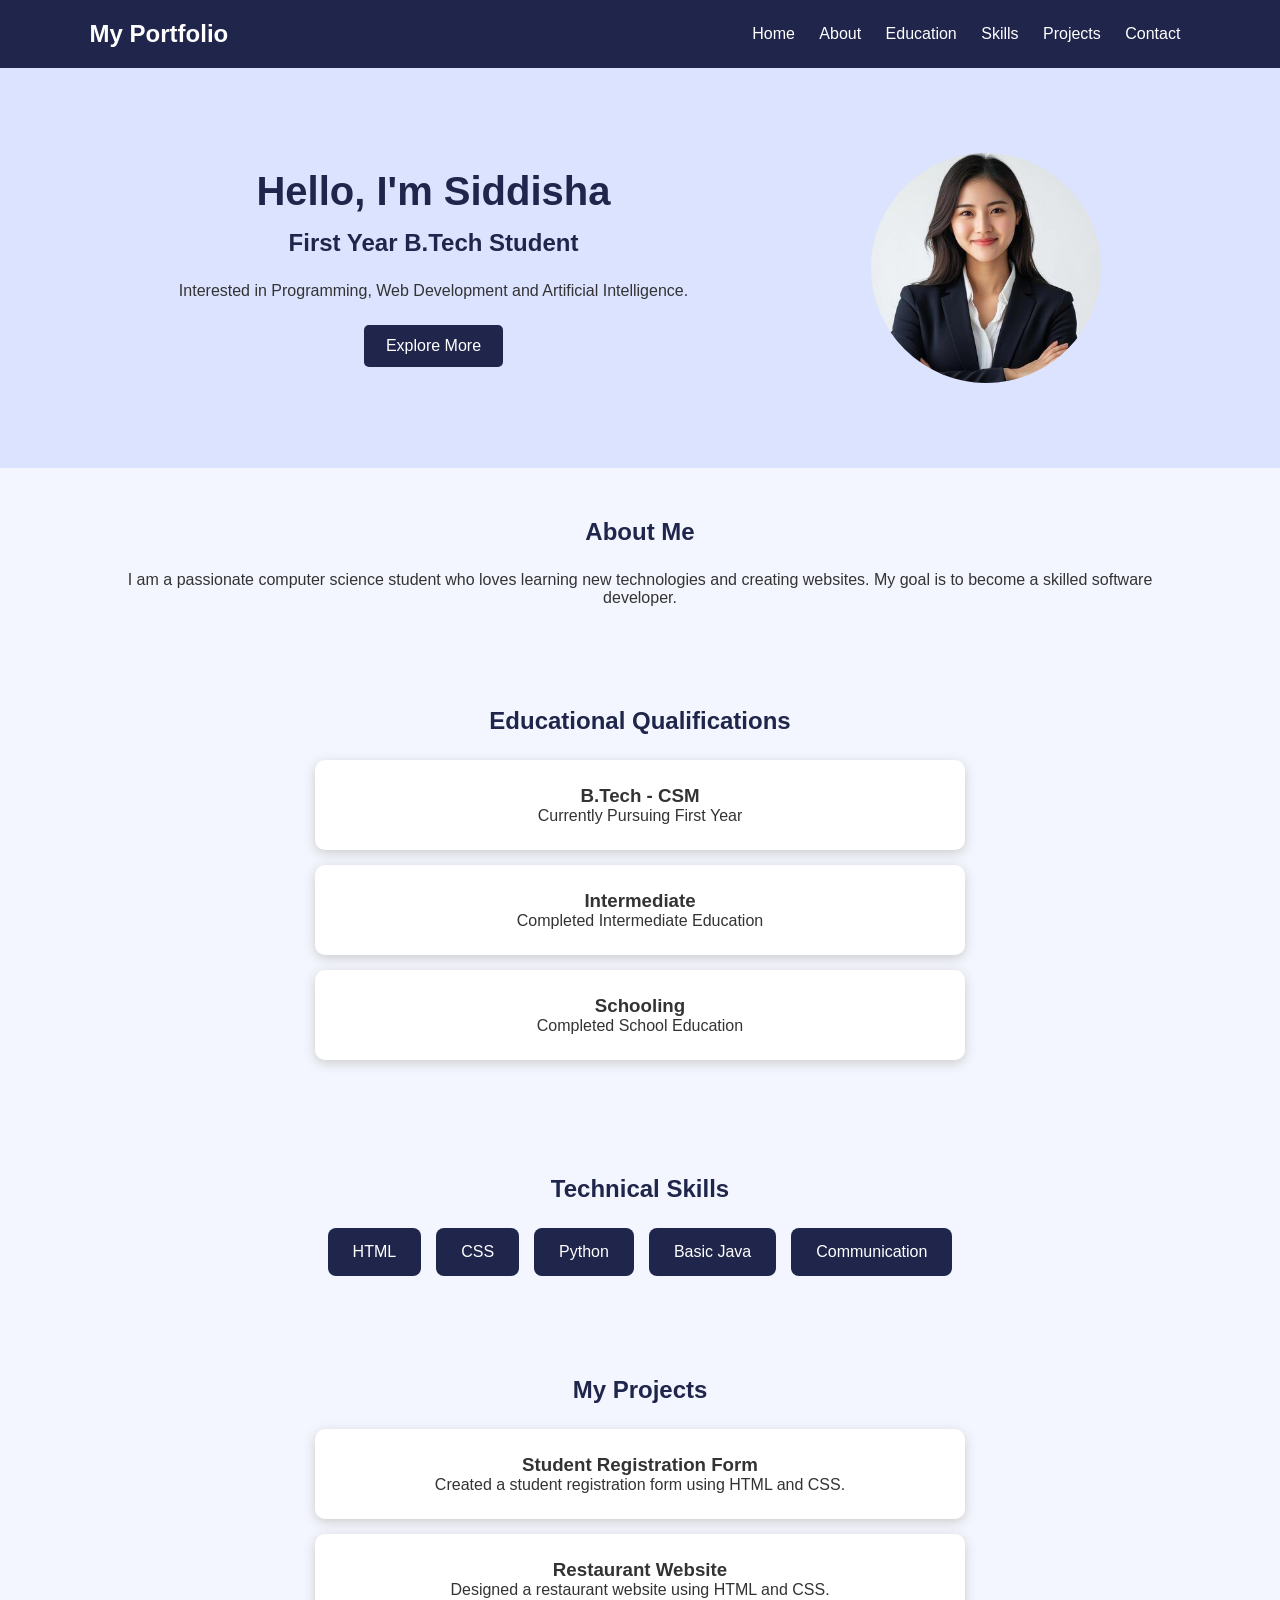
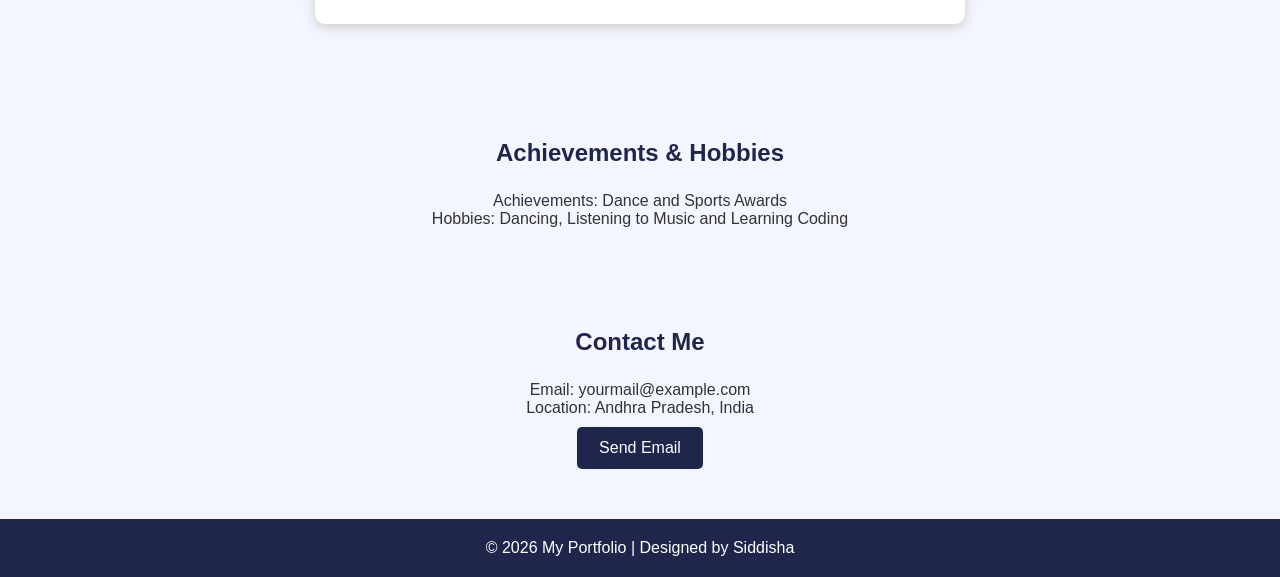
<file: project-1/index.html>
<!DOCTYPE html>
<html lang="en">
<head>
    <meta charset="UTF-8">
    <meta name="viewport" content="width=device-width, initial-scale=1.0">
    <title>My Portfolio</title>
    <link rel="stylesheet" href="style.css">
</head>
<body>

<header>
    <h2>My Portfolio</h2>
    <nav>
        <a href="#home">Home</a>
        <a href="#about">About</a>
        <a href="#education">Education</a>
        <a href="#skills">Skills</a>
        <a href="#projects">Projects</a>
        <a href="#contact">Contact</a>
    </nav>
</header>

<section id="home" class="hero">
    <div>
        <h1>Hello, I'm Siddisha</h1>
        <h2>First Year B.Tech Student</h2>
        <p>Interested in Programming, Web Development and Artificial Intelligence.</p>
        <a href="#about" class="btn">Explore More</a>
    </div>
    <img src="profile.jpg"
         alt="Profile photo">
</section>

<section id="about">
    <h2>About Me</h2>
    <p>I am a passionate computer science student who loves learning
    new technologies and creating websites. My goal is to become
    a skilled software developer.</p>
</section>

<section id="education">
    <h2>Educational Qualifications</h2>
    <div class="card">
        <h3>B.Tech - CSM</h3>
        <p>Currently Pursuing First Year</p>
    </div>
    <div class="card">
        <h3>Intermediate</h3>
        <p>Completed Intermediate Education</p>
    </div>
    <div class="card">
        <h3>Schooling</h3>
        <p>Completed School Education</p>
    </div>
</section>

<section id="skills">
    <h2>Technical Skills</h2>
    <div class="skills">
        <span>HTML</span>
        <span>CSS</span>
        <span>Python</span>
        <span>Basic Java</span>
        <span>Communication</span>
    </div>
</section>

<section id="projects">
    <h2>My Projects</h2>
    <div class="card">
        <h3>Student Registration Form</h3>
        <p>Created a student registration form using HTML and CSS.</p>
    </div>
    <div class="card">
        <h3>Restaurant Website</h3>
        <p>Designed a restaurant website using HTML and CSS.</p>
    </div>
</section>

<section id="achievements">
    <h2>Achievements & Hobbies</h2>
    <p>Achievements: Dance and Sports Awards</p>
    <p>Hobbies: Dancing, Listening to Music and Learning Coding</p>
</section>

<section id="contact">
    <h2>Contact Me</h2>
    <p>Email: yourmail@example.com</p>
    <p>Location: Andhra Pradesh, India</p>
    <a href="mailto:yourmail@example.com" class="btn">Send Email</a>
</section>

<footer>
    <p>© 2026 My Portfolio | Designed by Siddisha</p>
</footer>

</body>
</html>
</file>
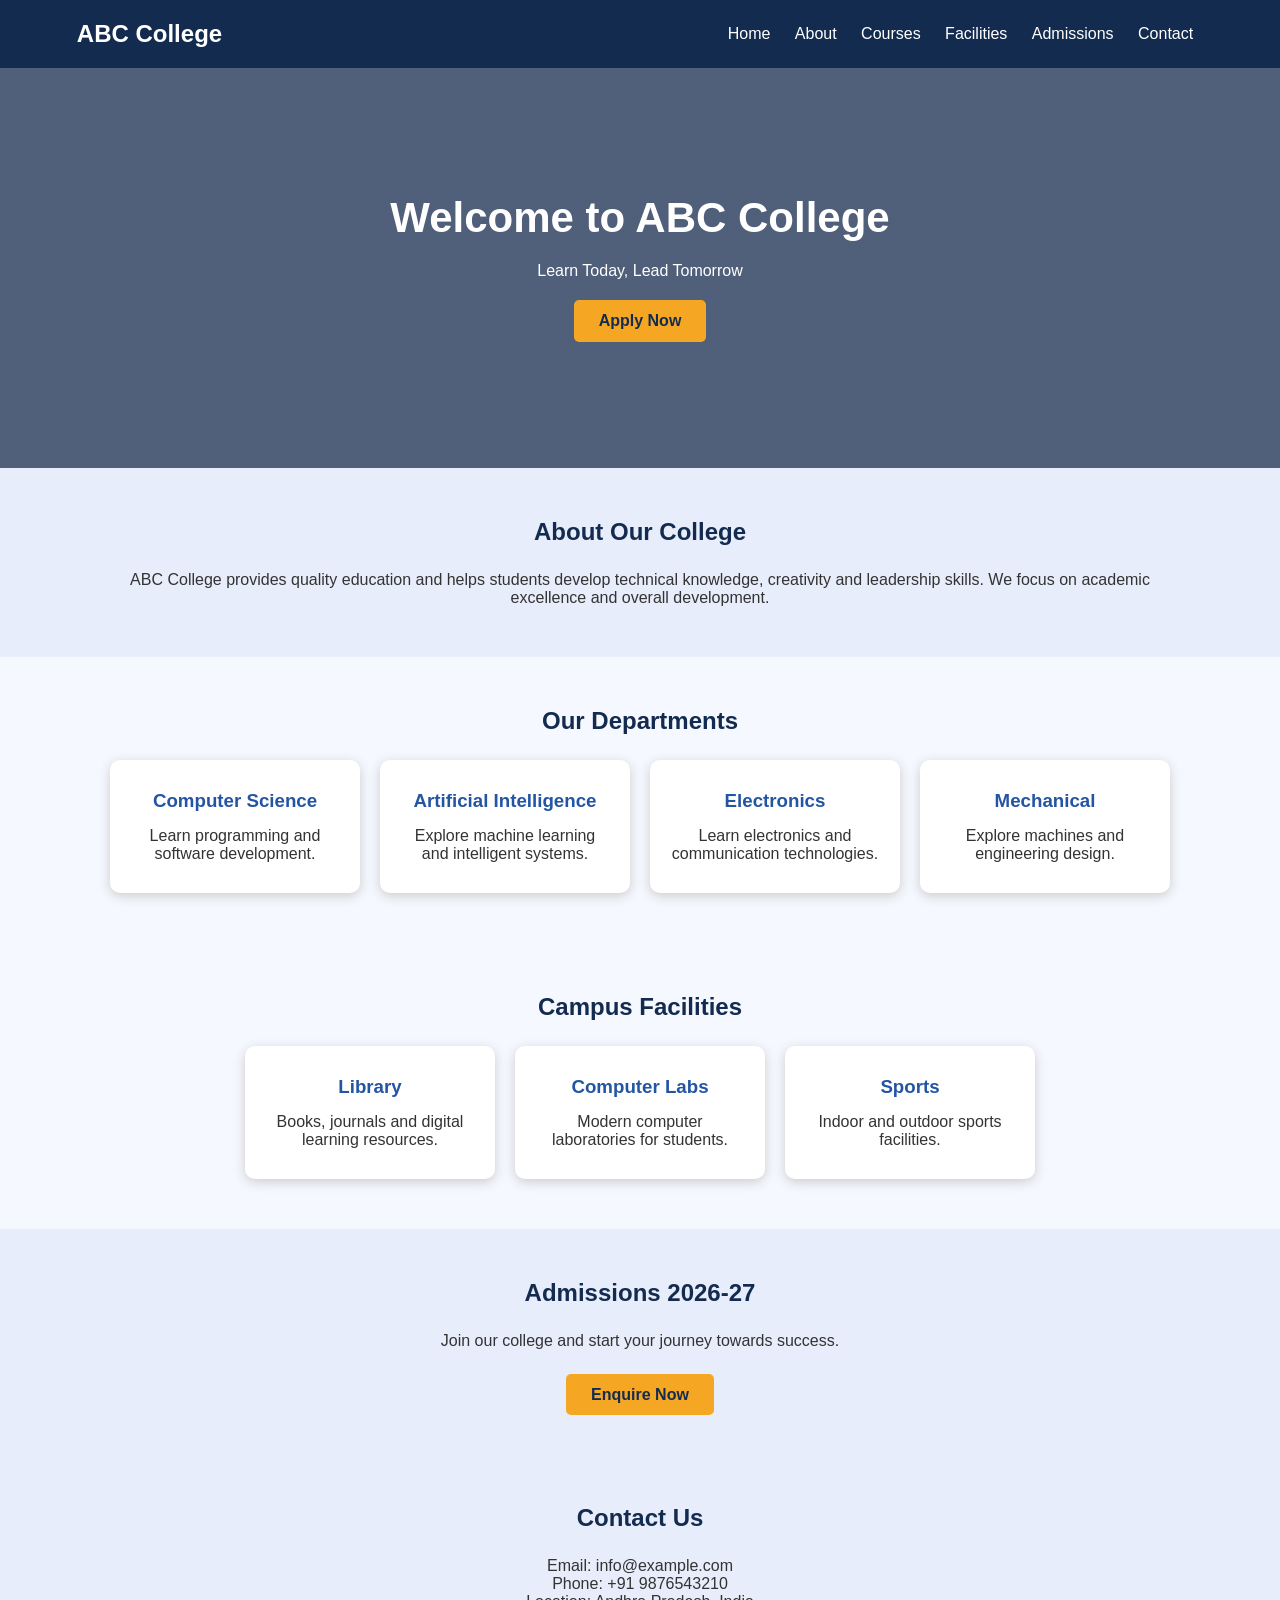
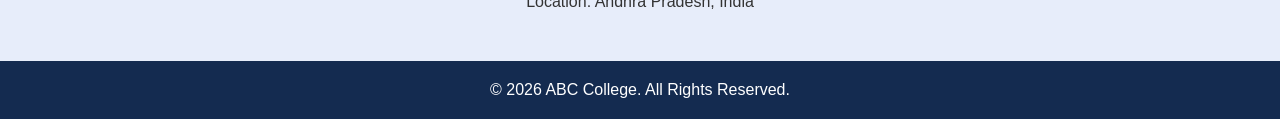
<file: project-2/class.html>
<!DOCTYPE html>
<html lang="en">
<head>
    <meta charset="UTF-8">
    <meta name="viewport" content="width=device-width, initial-scale=1.0">
    <title>ABC College</title>
    <link rel="stylesheet" href="branch.css">
</head>
<body>

<header>
    <h2>ABC College</h2>
    <nav>
        <a href="#home">Home</a>
        <a href="#about">About</a>
        <a href="#courses">Courses</a>
        <a href="#facilities">Facilities</a>
        <a href="#admission">Admissions</a>
        <a href="#contact">Contact</a>
    </nav>
</header>

<section id="home" class="banner">
    <h1>Welcome to ABC College</h1>
    <p>Learn Today, Lead Tomorrow</p>
    <a href="#admission" class="btn">Apply Now</a>
</section>

<section id="about">
    <h2>About Our College</h2>
    <p>ABC College provides quality education and helps students
    develop technical knowledge, creativity and leadership skills.
    We focus on academic excellence and overall development.</p>
</section>

<section id="courses">
    <h2>Our Departments</h2>
    <div class="container">
        <div class="card">
            <h3>Computer Science</h3>
            <p>Learn programming and software development.</p>
        </div>
        <div class="card">
            <h3>Artificial Intelligence</h3>
            <p>Explore machine learning and intelligent systems.</p>
        </div>
        <div class="card">
            <h3>Electronics</h3>
            <p>Learn electronics and communication technologies.</p>
        </div>
        <div class="card">
            <h3>Mechanical</h3>
            <p>Explore machines and engineering design.</p>
        </div>
    </div>
</section>

<section id="facilities">
    <h2>Campus Facilities</h2>
    <div class="container">
        <div class="card">
            <h3>Library</h3>
            <p>Books, journals and digital learning resources.</p>
        </div>
        <div class="card">
            <h3>Computer Labs</h3>
            <p>Modern computer laboratories for students.</p>
        </div>
        <div class="card">
            <h3>Sports</h3>
            <p>Indoor and outdoor sports facilities.</p>
        </div>
    </div>
</section>

<section id="admission">
    <h2>Admissions 2026-27</h2>
    <p>Join our college and start your journey towards success.</p><br><br>
    <a href="mailto:admissions@example.com" class="btn">
        Enquire Now
    </a>
</section>

<section id="contact">
    <h2>Contact Us</h2>
    <p>Email: info@example.com</p>
    <p>Phone: +91 9876543210</p>
    <p>Location: Andhra Pradesh, India</p>
</section>

<footer>
    <p>© 2026 ABC College. All Rights Reserved.</p>
</footer>

</body>
</html>
</file>
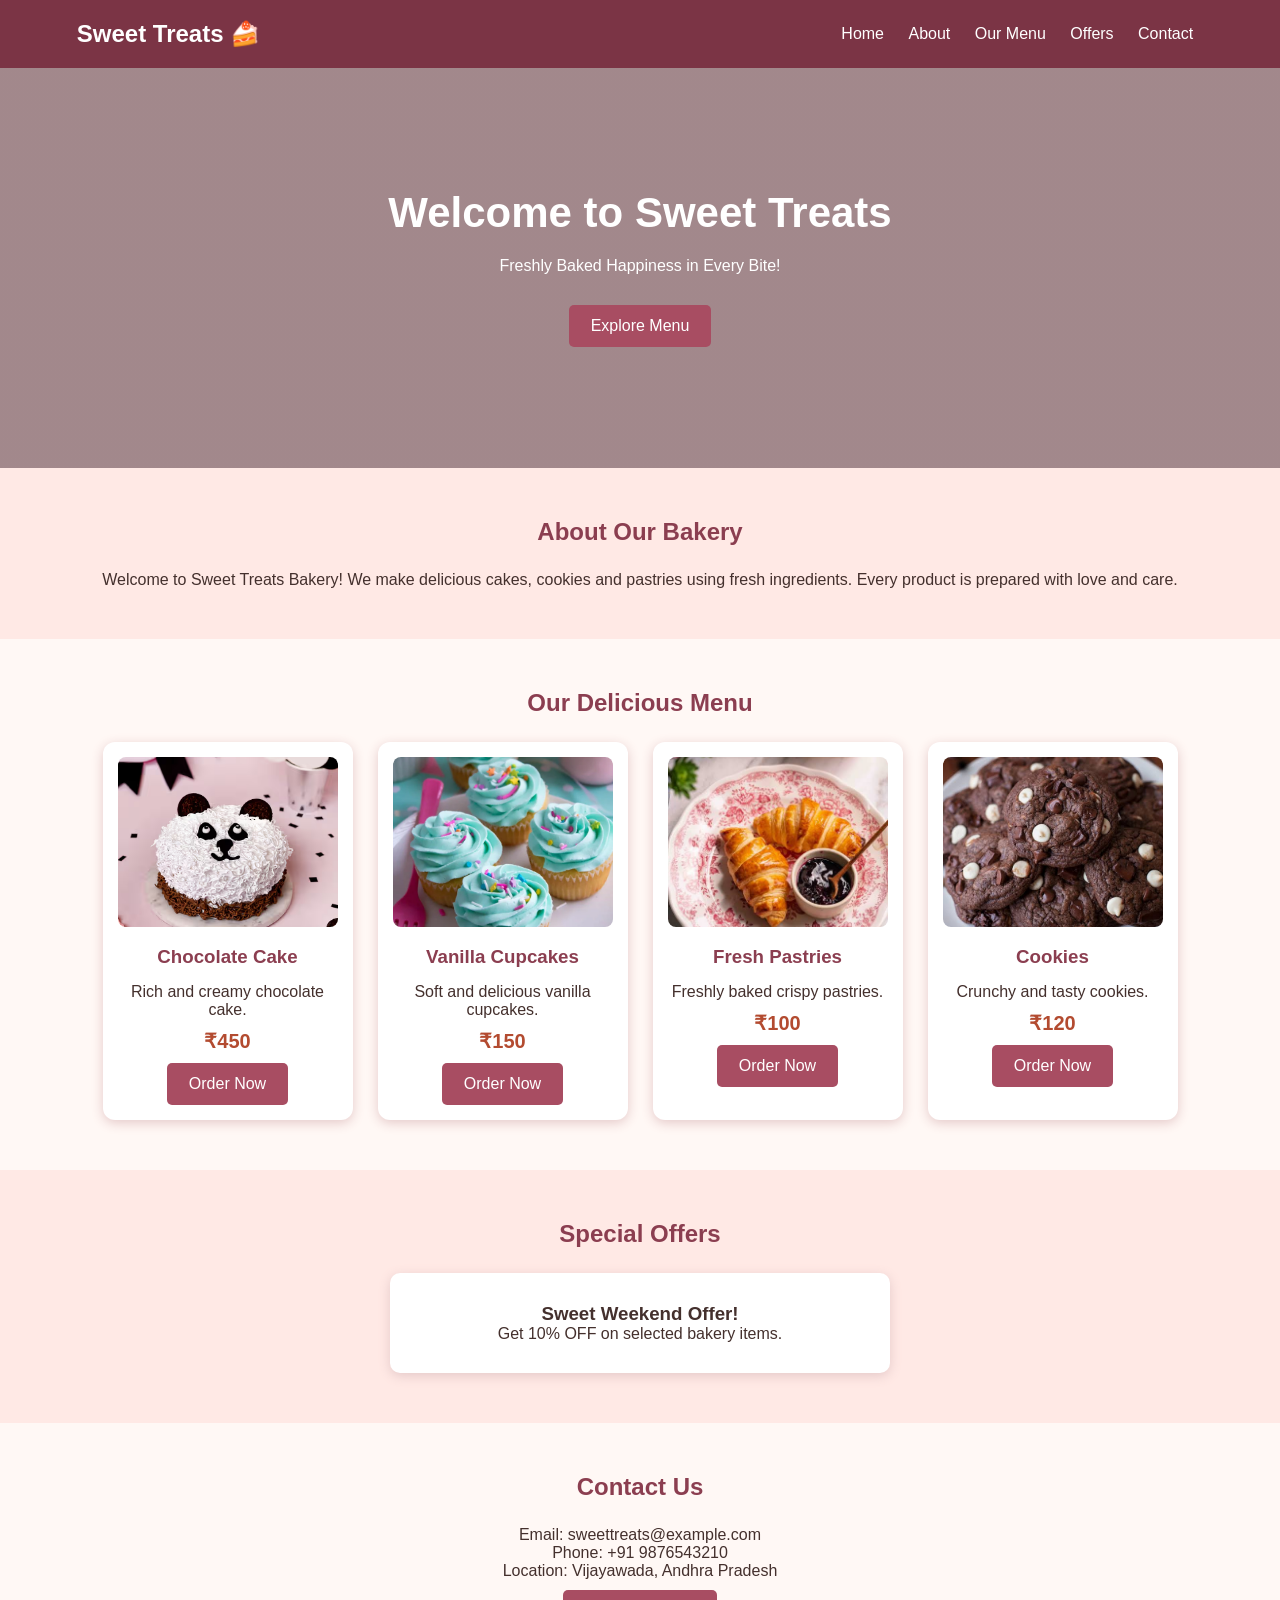
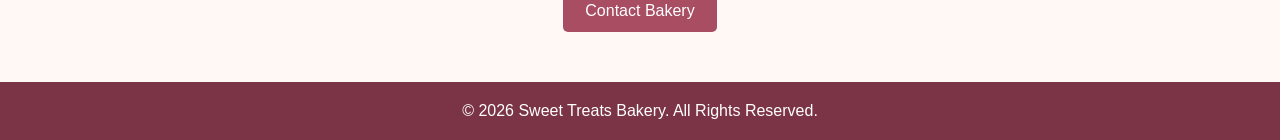
<file: project-3/jump.html>
<!DOCTYPE html>
<html lang="en">
<head>
    <meta charset="UTF-8">
    <meta name="viewport" content="width=device-width, initial-scale=1.0">
    <title>Sweet Treats Bakery</title>
    <link rel="stylesheet" href="height.css">
</head>
<body>

<header>
    <h2>Sweet Treats 🍰</h2>
    <nav>
        <a href="#home">Home</a>
        <a href="#about">About</a>
        <a href="#menu">Our Menu</a>
        <a href="#offers">Offers</a>
        <a href="#contact">Contact</a>
    </nav>
</header>

<section id="home" class="hero">
    <h1>Welcome to Sweet Treats</h1>
    <p>Freshly Baked Happiness in Every Bite!</p>
    <a href="#menu" class="btn">Explore Menu</a>
</section>

<section id="about">
    <h2>About Our Bakery</h2>
    <p>Welcome to Sweet Treats Bakery! We make delicious cakes,
    cookies and pastries using fresh ingredients. Every product
    is prepared with love and care.</p>
</section>

<section id="menu">
    <h2>Our Delicious Menu</h2>

    <div class="products">

        <div class="product">
            <img src="cake.jpg"
                 alt="Chocolate cake">
            <h3>Chocolate Cake</h3>
            <p>Rich and creamy chocolate cake.</p>
            <h4>₹450</h4>
            <a href="#contact" class="btn">Order Now</a>
        </div>

        <div class="product">
            <img src="cupcake.jpg"
                 alt="Cupcakes">
            <h3>Vanilla Cupcakes</h3>
            <p>Soft and delicious vanilla cupcakes.</p>
            <h4>₹150</h4>
            <a href="#contact" class="btn">Order Now</a>
        </div>

        <div class="product">
            <img src="pastry.jpg"
                 alt="Croissant">
            <h3>Fresh Pastries</h3>
            <p>Freshly baked crispy pastries.</p>
            <h4>₹100</h4>
            <a href="#contact" class="btn">Order Now</a>
        </div>

        <div class="product">
            <img src="cookies.jpg"
                 alt="Cookies">
            <h3>Cookies</h3>
            <p>Crunchy and tasty cookies.</p>
            <h4>₹120</h4>
            <a href="#contact" class="btn">Order Now</a>
        </div>

    </div>
</section>

<section id="offers">
    <h2>Special Offers</h2>
    <div class="offer">
        <h3>Sweet Weekend Offer!</h3>
        <p>Get 10% OFF on selected bakery items.</p>
    </div>
</section>

<section id="contact">
    <h2>Contact Us</h2>
    <p>Email: sweettreats@example.com</p>
    <p>Phone: +91 9876543210</p>
    <p>Location: Vijayawada, Andhra Pradesh</p>
    <a href="mailto:sweettreats@example.com" class="btn">
        Contact Bakery
    </a>
</section>

<footer>
    <p>© 2026 Sweet Treats Bakery. All Rights Reserved.</p>
</footer>

</body>
</html>
</file>
<file: project-1/style.css>
* {
    margin: 0;
    padding: 0;
    box-sizing: border-box;
    scroll-behavior: smooth;
}

body {
    font-family: Arial, sans-serif;
    background: #f4f6ff;
    color: #333;
}

header {
    background: #20264b;
    color: white;
    padding: 20px 7%;
    display: flex;
    justify-content: space-between;
    align-items: center;
    flex-wrap: wrap;
    gap: 15px;
}

nav a {
    color: white;
    text-decoration: none;
    margin: 10px;
    transition: 0.3s;
}

nav a:hover {
    color: #ffbd59;
}

.hero {
    min-height: 400px;
    display: flex;
    justify-content: space-around;
    align-items: center;
    padding: 50px 8%;
    gap: 30px;
    background: #dce3ff;
}

.hero h1 {
    font-size: 40px;
    color: #20264b;
    margin-bottom: 15px;
}

.hero p {
    margin: 15px 0;
}

.hero img {
    width: 230px;
    height: 230px;
    border-radius: 50%;
    object-fit: cover;
}

.btn {
    display: inline-block;
    background: #20264b;
    color: white;
    padding: 12px 22px;
    text-decoration: none;
    border-radius: 5px;
    margin-top: 10px;
}

.btn:hover {
    background: #e89b32;
}

section {
    padding: 50px 8%;
    text-align: center;
}

section h2 {
    color: #20264b;
    margin-bottom: 25px;
}

.card {
    background: white;
    padding: 25px;
    margin: 15px auto;
    max-width: 650px;
    border-radius: 10px;
    box-shadow: 0 3px 12px #ccc;
    transition: 0.3s;
}

.card:hover {
    transform: translateY(-5px);
}

.skills {
    display: flex;
    justify-content: center;
    flex-wrap: wrap;
    gap: 15px;
}

.skills span {
    background: #20264b;
    color: white;
    padding: 15px 25px;
    border-radius: 8px;
}

footer {
    background: #20264b;
    color: white;
    padding: 20px;
    text-align: center;
}

@media(max-width: 700px) {
    header {
        flex-direction: column;
    }

    nav {
        text-align: center;
    }

    nav a {
        display: inline-block;
    }

    .hero {
        flex-direction: column-reverse;
        text-align: center;
    }

    .hero h1 {
        font-size: 30px;
    }
}
</file>
<file: project-2/branch.css>
* {
    margin: 0;
    padding: 0;
    box-sizing: border-box;
    scroll-behavior: smooth;
}

body {
    font-family: Arial, sans-serif;
    background: #f5f8ff;
    color: #333;
}

header {
    background: #142b50;
    color: white;
    padding: 20px 6%;
    display: flex;
    justify-content: space-between;
    align-items: center;
    flex-wrap: wrap;
    gap: 15px;
}

nav a {
    color: white;
    text-decoration: none;
    margin: 10px;
}

nav a:hover {
    color: #ffc857;
}

.banner {
    height: 400px;
    background: linear-gradient(
        rgba(10, 30, 65, 0.7),
        rgba(10, 30, 65, 0.7)
    ), url("https://images.unsplash.com/photo-1562774053-701939374585?w=1200");
    background-size: cover;
    background-position: center;
    color: white;
    display: flex;
    flex-direction: column;
    justify-content: center;
    align-items: center;
    text-align: center;
    gap: 20px;
}

.banner h1 {
    font-size: 42px;
}

.btn {
    background: #f5a623;
    color: #142b50;
    padding: 12px 25px;
    border-radius: 5px;
    text-decoration: none;
    font-weight: bold;
}

.btn:hover {
    background: white;
}

section {
    padding: 50px 8%;
    text-align: center;
}

section h2 {
    color: #142b50;
    margin-bottom: 25px;
}

.container {
    display: flex;
    justify-content: center;
    flex-wrap: wrap;
    gap: 20px;
}

.card {
    background: white;
    width: 250px;
    padding: 30px 20px;
    border-radius: 10px;
    box-shadow: 0 3px 12px #ccc;
    transition: 0.3s;
}

.card:hover {
    transform: translateY(-8px);
    background: #e8efff;
}

.card h3 {
    color: #2455a4;
    margin-bottom: 15px;
}

#about, #admission {
    background: #e7edfa;
}

#contact {
    background: #e7edfa;
}

footer {
    background: #142b50;
    color: white;
    text-align: center;
    padding: 20px;
}

@media(max-width: 700px) {
    header {
        flex-direction: column;
    }

    nav {
        text-align: center;
    }

    .banner h1 {
        font-size: 30px;
    }
}
</file>
<file: project-3/height.css>
* {
    margin: 0;
    padding: 0;
    box-sizing: border-box;
    scroll-behavior: smooth;
}

body {
    font-family: Arial, sans-serif;
    background: #fff8f5;
    color: #44302d;
}

header {
    background: #7b3445;
    color: white;
    padding: 20px 6%;
    display: flex;
    justify-content: space-between;
    align-items: center;
    flex-wrap: wrap;
    gap: 15px;
}

nav a {
    color: white;
    text-decoration: none;
    margin: 10px;
    transition: 0.3s;
}

nav a:hover {
    color: #ffd5a5;
}

.hero {
    height: 400px;
    background: linear-gradient(
        rgba(70, 25, 35, 0.5),
        rgba(70, 25, 35, 0.5)
    ), url("https://images.unsplash.com/photo-1519340333755-c892b9c6fbc1?w=1200");
    background-size: cover;
    background-position: center;
    color: white;
    display: flex;
    flex-direction: column;
    justify-content: center;
    align-items: center;
    text-align: center;
    gap: 20px;
}

.hero h1 {
    font-size: 42px;
}

.btn {
    display: inline-block;
    background: #a84d62;
    color: white;
    padding: 12px 22px;
    text-decoration: none;
    border-radius: 5px;
    margin-top: 10px;
    transition: 0.3s;
}

.btn:hover {
    background: #e69a83;
    color: #44252b;
}

section {
    padding: 50px 7%;
    text-align: center;
}

section h2 {
    color: #8b3e50;
    margin-bottom: 25px;
}

.products {
    display: flex;
    justify-content: center;
    flex-wrap: wrap;
    gap: 25px;
}

.product {
    width: 250px;
    background: white;
    padding: 15px;
    border-radius: 12px;
    box-shadow: 0 3px 12px #e5c9c9;
    transition: 0.3s;
}

.product:hover {
    transform: translateY(-8px);
}

.product img {
    width: 100%;
    height: 170px;
    object-fit: cover;
    border-radius: 8px;
}

.product h3 {
    margin: 15px 0;
    color: #8b3e50;
}

.product p {
    margin-bottom: 10px;
}

.product h4 {
    color: #b34b30;
    font-size: 20px;
}

#about, #offers {
    background: #ffe9e5;
}

.offer {
    background: white;
    padding: 30px;
    max-width: 500px;
    margin: auto;
    border-radius: 10px;
    box-shadow: 0 3px 12px #e5c9c9;
}

footer {
    background: #7b3445;
    color: white;
    text-align: center;
    padding: 20px;
}

@media(max-width: 700px) {
    header {
        flex-direction: column;
    }

    nav {
        text-align: center;
    }

    .hero h1 {
        font-size: 30px;
    }

    .product {
        width: 100%;
        max-width: 350px;
    }
}
</file>
